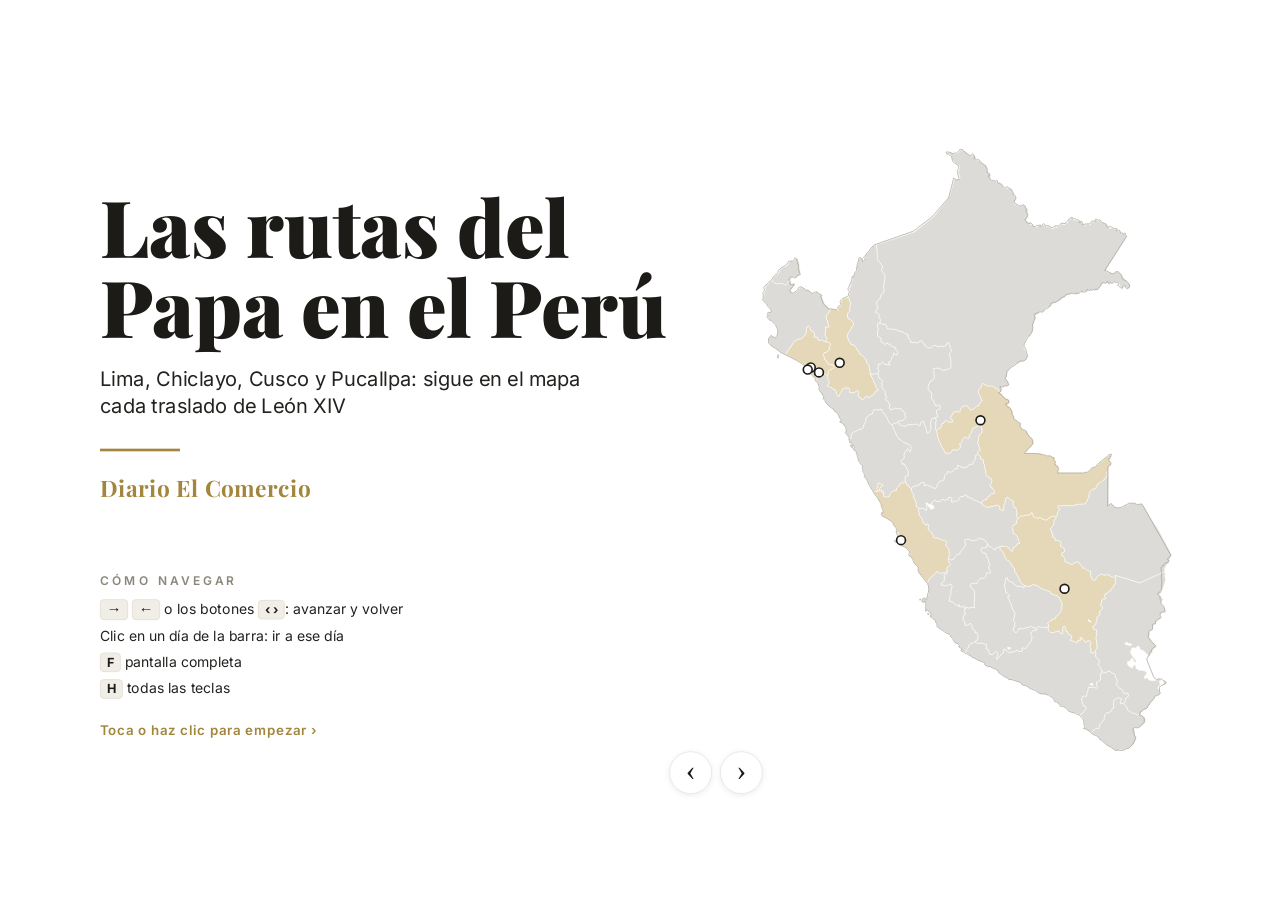
<file: recorrido-papa-main/web/index.html>
<!doctype html>
<html lang="es">
<head>
<meta charset="utf-8">
<title>Recorrido del Papa en vivo</title>
<style>
@font-face{font-family:"Playfair Display";font-weight:700;font-style:normal;font-display:block;src:url(fuentes/playfair-display-latin-700-normal.woff2) format("woff2")}
@font-face{font-family:"Playfair Display";font-weight:900;font-style:normal;font-display:block;src:url(fuentes/playfair-display-latin-900-normal.woff2) format("woff2")}
@font-face{font-family:"Inter";font-weight:400;font-style:normal;font-display:block;src:url(fuentes/inter-latin-400-normal.woff2) format("woff2")}
@font-face{font-family:"Inter";font-weight:600;font-style:normal;font-display:block;src:url(fuentes/inter-latin-600-normal.woff2) format("woff2")}
@font-face{font-family:"Inter";font-weight:700;font-style:normal;font-display:block;src:url(fuentes/inter-latin-700-normal.woff2) format("woff2")}

:root{--gold:#A3863E;--gold-soft:#E4D8B8;--ink:#1D1B18;--text:#24221F;--mute:#8C877D;--paper:#FFFFFF;--land:#DCDBD7;--land2:#EEEDEA;
  --serif:"Playfair Display",Georgia,serif;--sans:"Inter",Arial,sans-serif}
*{box-sizing:border-box;margin:0;padding:0}
html,body{width:100%;height:100%;overflow:hidden;background:var(--paper)}
#stage{position:absolute;left:0;top:0;width:1920px;height:1080px;transform-origin:0 0;background:var(--paper);overflow:hidden}
#street,#countrywrap{position:absolute;left:0;top:0;width:1160px;height:1080px;transition:opacity .9s ease}
#countrywrap{background:var(--paper)}
#country,#cov{position:absolute;left:0;top:0;width:1160px;height:1080px}
#country .nb{fill:var(--land2);stroke:#fff;stroke-width:1.2;vector-effect:non-scaling-stroke}
#country .dp{fill:var(--land);stroke:#fff;stroke-width:1.1;vector-effect:non-scaling-stroke;transition:fill .9s}
#country .dp.tour{fill:var(--gold-soft)}
#country .dp.on{fill:var(--gold)}
#country .pe{fill:none;stroke:#A9A59B;stroke-width:1.4;vector-effect:non-scaling-stroke}
#cov text{font-family:var(--serif);font-weight:700;letter-spacing:.08em}
#cov .cty{fill:#B3AFA6;font-size:15px;font-family:var(--sans);font-weight:600;letter-spacing:.32em}
#cov .lbl{fill:var(--ink);paint-order:stroke;stroke:#fff;stroke-width:6px;stroke-linejoin:round}
#cov .lbl.cur{fill:#fff;stroke:none}
#cov .tag{font-family:var(--sans);font-weight:700;fill:var(--gold);letter-spacing:.04em}
#panel{position:absolute;left:1160px;top:0;width:760px;height:1080px;padding:70px 72px 0 64px;border-left:1px solid #E7E3DA;background:var(--paper)}
.kick{font:600 15px/1 var(--sans);letter-spacing:.24em;color:var(--mute);text-transform:uppercase}
#clock{position:absolute;right:72px;top:70px;font:600 15px/1 var(--sans);letter-spacing:.12em;color:var(--gold)}
.rule{height:2px;width:72px;background:var(--gold);margin:22px 0 0}
#body{position:absolute;left:64px;right:72px;top:150px;bottom:150px;transition:opacity .35s ease,transform .35s ease}
#body.out{opacity:0;transform:translateY(-14px)}
#body.pre{opacity:0;transform:translateY(18px);transition:none}
.dayhead{display:flex;align-items:flex-start;gap:42px}
.dname{font:700 30px/1 var(--serif);letter-spacing:.06em;color:var(--gold)}
.dnum{font:900 156px/0.92 var(--serif);color:var(--gold);margin-top:6px}
.dense .dnum{font-size:104px}
.dense .dname{font-size:26px}
.dense .city{font-size:32px;padding:16px 28px 14px}
.dense .ev.leg:not(.now) .lv{display:none}
.dense .ev.leg{font-size:19px}
.xdense .dnum{font-size:88px}
.xdense .evs{margin-top:22px}
.xdense .ev{font-size:20px;margin-bottom:10px}
.xdense .ev.leg{font-size:17px}
.xdense .ev.leg .lv{font-size:15px}
.city{display:inline-block;background:var(--ink);color:#fff;font:700 38px/1 var(--serif);letter-spacing:.04em;padding:20px 34px 18px;margin-top:4px;max-width:420px}
.evs{position:relative;margin-top:46px;padding-left:46px}
.dense .evs{margin-top:28px}
.evs:before{content:"";position:absolute;left:9px;top:12px;bottom:12px;width:2px;background:var(--gold);opacity:.55}
.ev{position:relative;font:400 27px/1.36 var(--sans);color:var(--text);margin-bottom:22px;transition:opacity .5s,color .5s}
.dense .ev{font-size:22px;margin-bottom:13px}
.ev b{font-weight:700}
.ev:before{content:"";position:absolute;left:-46px;top:9px;width:16px;height:16px;border:3px solid var(--gold);border-radius:50%;background:#fff;transition:background .4s,transform .4s}
.ev.past{opacity:.36}
.ev.past:before{background:var(--gold)}
.ev.now{color:var(--ink)}
.ev.now:before{background:var(--gold);transform:scale(1.35);box-shadow:0 0 0 7px rgba(163,134,62,.18)}
.ev.now .nowtag{display:block}
.nowtag{display:none;font:700 14px/1 var(--sans);letter-spacing:.22em;color:var(--gold);margin-bottom:8px}
.ev.next{opacity:.9}
.ev.leg{font-size:21px;color:var(--mute)}
.ev.leg:before{width:10px;height:10px;left:-43px;top:10px;border-width:2px;border-radius:0;transform:rotate(45deg)}
.ev.leg.now:before{transform:rotate(45deg) scale(1.4)}
.ev.leg .lt{font-weight:600;color:inherit}
.ev.leg .lv{font-size:17px;letter-spacing:.02em;margin-top:2px}
.ev.leg .lp{display:none;margin-top:12px}
.ev.leg.now{color:var(--ink)}
.ev.leg.now .lp{display:block}
.bar{height:6px;background:#EEE9DD;position:relative}
.bar i{position:absolute;left:0;top:0;bottom:0;width:0;background:var(--gold)}
.lx{font:600 17px/1.5 var(--sans);color:var(--gold);margin-top:10px}
.lx .cal{color:var(--ink);font-weight:600}
.ovt{font:900 64px/1.05 var(--serif);color:var(--ink);margin-top:6px}
.ovsub{font:400 24px/1.4 var(--sans);color:var(--mute);margin-top:18px}
.ovhint{font:600 15px/1 var(--sans);letter-spacing:.24em;color:var(--gold);text-transform:uppercase;margin-top:40px}
.ovl{margin-top:18px}
.ovr{display:flex;align-items:baseline;gap:26px;padding:15px 0;border-bottom:1px solid #EEEAE1;cursor:pointer;transition:padding-left .2s,background .2s}
.ovr:hover{padding-left:10px;background:#FAF8F3}
.ovr:hover .c{color:var(--gold)}
.ovr .arr{margin-left:auto;font:400 30px/1 Georgia,serif;color:#C9C2B3;transition:color .2s}
.ovr:hover .arr{color:var(--gold)}
.ovr .n{font:900 48px/1 var(--serif);color:var(--gold);width:72px}
.ovr .d{font:700 16px/1 var(--sans);letter-spacing:.2em;color:var(--mute);width:140px}
.ovr .c{font:700 26px/1.2 var(--serif);color:var(--ink);letter-spacing:.03em;transition:color .2s}
#strip{position:absolute;left:64px;right:72px;bottom:58px;display:flex;justify-content:space-between;border-top:1px solid #E7E3DA;padding-top:20px}
.sd{text-align:center;width:16%;cursor:pointer;user-select:none;color:#B9B4AA;transition:color .5s}
.sd .a{font:700 13px/1 var(--sans);letter-spacing:.2em}
.sd .b{font:900 32px/1.2 var(--serif)}
.sd .u{height:3px;width:34px;margin:6px auto 0;background:transparent;transition:background .5s}
.sd.done{color:#8C877D}
.sd.cur{color:var(--gold)}
.sd.cur .u{background:var(--gold)}
#help{position:absolute;right:24px;top:24px;background:rgba(29,27,24,.94);color:#fff;font:400 18px/1.6 var(--sans);padding:22px 28px;display:none;z-index:5}
#help b{color:var(--gold-soft)}
#speed{position:absolute;right:72px;top:96px;font:600 13px/1 var(--sans);letter-spacing:.08em;color:var(--mute);opacity:0;transition:opacity .4s}
#speed.on{opacity:1}
/* carátula y créditos: ocupan toda la pantalla */

#card{position:absolute;left:0;top:0;width:1920px;height:1080px;background:var(--paper);z-index:6;opacity:0;pointer-events:none;transition:opacity .7s ease}
#card.on{opacity:1}
#card .cc{position:absolute;inset:0;opacity:0;transform:translateY(16px);transition:opacity .6s ease .15s,transform .6s ease .15s}
#card.on .cc.show{opacity:1;transform:none}
#card svg{position:absolute;left:1040px;top:70px;width:820px;height:940px}
#card .nb{fill:var(--land2);stroke:#fff;stroke-width:1}
#card .dp{fill:var(--land);stroke:#fff;stroke-width:.8}
#card .dp.tour{fill:var(--gold-soft)}
#card .pe{fill:none;stroke:#A9A59B;stroke-width:1.2}
#card .tx{position:absolute;left:150px;top:0;bottom:0;width:860px;display:flex;flex-direction:column;justify-content:center}
#card .k{font:600 18px/1 var(--sans);letter-spacing:.26em;color:var(--mute);text-transform:uppercase}
#card .t{font:900 118px/1.02 var(--serif);color:var(--ink);margin-top:34px}
#card .u{height:4px;width:120px;background:var(--gold);margin-top:44px}
#card .s{font:700 34px/1.2 var(--serif);color:var(--gold);margin-top:34px;letter-spacing:.02em}
#card .b{font:400 30px/1.35 var(--sans);color:var(--text);margin-top:30px;max-width:780px}
#card .nav{margin-top:110px}
#card .kl b.ar{font:700 22px/1 Arial,sans-serif;padding:1px 9px 3px}
#card .kl{display:grid;grid-template-columns:1fr;justify-content:start;gap:12px 48px;margin-top:20px;font:400 21px/1.3 var(--sans);color:var(--text)}
#card .kl b{font-weight:700;color:var(--ink);background:#F1EEE7;border:1px solid #E2DDD2;border-radius:6px;padding:2px 9px;font-size:.9em}
#card .cr h3{font:600 17px/1 var(--sans);letter-spacing:.24em;color:var(--mute);text-transform:uppercase;margin:52px 0 0}
#card .cr h3:first-of-type{margin-top:56px}
#card .cr p{font:700 46px/1.25 var(--serif);color:var(--ink);margin:16px 0 0}
#card .cr p.l{font-size:40px;margin-top:10px}
/* botones ‹ › */
#nav{position:absolute;left:1004px;top:992px;display:flex;gap:12px;z-index:7}
#nav button{width:64px;height:64px;border-radius:50%;border:1px solid #E2DDD2;background:rgba(255,255,255,.92);color:var(--ink);font:400 44px/1 Georgia,serif;cursor:pointer;box-shadow:0 2px 10px rgba(0,0,0,.08);padding-bottom:6px}
#nav button:hover{background:#fff;color:var(--gold)}
#card .go{margin-top:40px;font:600 20px/1 var(--sans);letter-spacing:.06em;color:var(--gold)}
#card{cursor:pointer}
#placechip{display:none}
/* landing (embed de la portada propia): sin encabezado ni flechas; la botonera de días sube arriba y el lugar
   se muestra en una etiqueta aparte; se navega con scroll */
body.landing .kick,body.landing #clock,body.landing .rule{display:none}
body.landing #nav{display:none}
body.landing .dayhead .city{display:none}
body.landing #strip{top:70px;bottom:auto;border-top:0;border-bottom:1px solid #E7E3DA;padding-top:0;padding-bottom:16px}
body.landing #placechip{display:inline-block;position:absolute;left:64px;top:160px;background:#F1EEE7;color:var(--ink);font:700 15px/1 var(--sans);letter-spacing:.04em;text-transform:uppercase;padding:11px 18px}
body.landing #body{top:215px;bottom:60px}
body.landing .ev{margin-bottom:30px}
body.landing .dense .ev{margin-bottom:20px}
body.landing .xdense .ev{margin-bottom:2rem}
body.landing .dnum,body.landing .dense .dnum,body.landing .xdense .dnum{font-size:64px}
/* formato vertical (1080×1920, celular): mapa arriba, panel abajo, todo más grande */
body.vert #panel{left:0;top:960px;width:1080px;height:960px;padding:40px 56px 0;border-left:0;border-top:1px solid #E7E3DA}
body.vert .kick,body.vert #clock{font-size:22px}
body.vert #clock{top:40px;right:56px}
body.vert #speed{top:72px;right:56px;font-size:20px}
body.vert #body{left:56px;right:56px;top:104px;bottom:170px}
body.vert .dayhead,body.vert .dense .dayhead{gap:34px;align-items:center}
body.vert .dname,body.vert .dense .dname{font-size:38px}
body.vert .dnum,body.vert .dense .dnum,body.vert .xdense .dnum{font-size:110px}
body.vert .city,body.vert .dense .city{max-width:none;font-size:44px;padding:20px 30px 18px}
body.vert .cnt{font:700 22px/1 var(--sans);letter-spacing:.14em;color:var(--mute);margin-top:22px}
body.vert .evs,body.vert .dense .evs,body.vert .xdense .evs{margin-top:28px;padding-left:62px}
body.vert .evs:before{left:12px}
body.vert .ev,body.vert .dense .ev,body.vert .xdense .ev{font-size:40px;line-height:1.25;margin-bottom:24px}
body.vert .ev.leg:not(.now) .lv{display:none}
body.vert .ev.far{display:none}
body.vert .ev:before,body.vert .dense .ev:before{left:-62px;top:12px;width:24px;height:24px;border-width:4px}
body.vert .ev.leg,body.vert .dense .ev.leg,body.vert .xdense .ev.leg{font-size:34px}
body.vert .ev.leg:before{width:16px;height:16px;left:-58px;top:14px}
body.vert .ev.leg .lv,body.vert .xdense .ev.leg .lv{font-size:25px;margin-top:4px}
body.vert .nowtag{font-size:20px;margin-bottom:10px}
body.vert .bar{height:9px}
body.vert .lx{font-size:27px}
body.vert .ovt{font-size:62px}
body.vert .ovsub{font-size:28px;margin-top:10px}
body.vert .ovhint{font-size:20px;margin-top:30px}
body.vert .ovl{margin-top:14px}
body.vert .ovr{padding:9px 0}
body.vert .ovr .n{font-size:50px;width:84px}
body.vert .ovr .d{font-size:20px;width:180px}
body.vert .ovr .c{font-size:34px}
body.vert .ovr .arr{font-size:40px}
body.vert #strip{left:32px;right:32px;bottom:26px;padding-top:18px}
body.vert .sd .a{font-size:22px;letter-spacing:.1em}
body.vert .sd .b{font-size:58px}
body.vert .sd .u{width:52px;height:4px}
body.vert #nav{left:auto;top:auto;bottom:984px;right:28px;gap:18px}
body.vert #nav button{width:104px;height:104px;font-size:72px;padding-bottom:10px}
body.vert #help{left:24px;right:24px}
body.vert #card{width:1080px;height:1920px}
body.vert #card svg{left:170px;top:1080px;width:740px;height:780px}
body.vert #card .tx{left:84px;right:84px;width:auto;top:120px;bottom:auto;display:block}
body.vert #card .t{font-size:112px}
body.vert #card .b{font-size:40px}
body.vert #card .s{font-size:40px}
body.vert #card .nav{margin-top:60px}
body.vert #card .k{font-size:22px}
body.vert #card .kl{grid-template-columns:1fr;gap:16px;font-size:34px}
body.vert #card .kl b{font-size:1em}
body.vert #card .go{font-size:34px;margin-top:44px}
body.vert #card [data-c="cred"] .tx{top:140px}
body.vert #card .cr h3{font-size:24px}
body.vert #card .cr p{font-size:60px}
body.vert #card .cr p.l{font-size:54px}
body.vert.landing #strip{top:-962px;bottom:auto;border-top:0;border-bottom:1px solid #E7E3DA;padding-top:0;padding-bottom:14px;background:var(--paper);z-index:4;left:0;width:100%}
body.vert.landing #placechip{top:50px;left:56px;font-size:27px;padding:10px 16px}
body.vert.landing #body{top:130px;bottom:60px}
body.vert.landing .ev{margin-bottom:32px}
body.vert.landing .dnum,body.vert.landing .dense .dnum,body.vert.landing .xdense .dnum{font-size:95px;line-height:.5}
body.vert.landing .cnt{display:none}
body.vert.landing .evs,body.vert.landing .dense .evs,body.vert.landing .xdense .evs{margin-top:40px}
</style>
</head>
<body>
<div id="stage">
  <canvas id="street" width="1160" height="1080"></canvas>
  <div id="fade" style="position:absolute;left:0;top:0;width:1160px;height:1080px;background:#EEEBE5;opacity:0;pointer-events:none"></div>
  <div id="countrywrap"><svg id="country" viewBox="0 0 1160 1080" preserveAspectRatio="xMidYMid slice"><g id="cg"></g></svg><svg id="cov" width="1160" height="1080"></svg><canvas id="planecv" width="1160" height="1080" style="position:absolute;left:0;top:0;width:1160px;height:1080px;pointer-events:none"></canvas></div>
  <div id="panel">
    <div class="kick" id="kick"></div><div id="clock"></div><div id="speed"></div>
    <div class="rule"></div>
    <div id="placechip"></div>
    <div id="body"></div>
    <div id="strip"></div>
  </div>
  <div id="card"></div>
  <div id="help">
    <b>→ / Espacio / AvPág</b> siguiente (en una actividad: inicia el traslado o el vuelo; durante el trayecto: llega)<br>
    <b>← / RePág</b> paso anterior<br>
    <b>P</b> pausa o reanuda el traslado · <b>+ / −</b> velocidad (×0,5 a ×10; ahora <span id="hspeed">×1</span>) · <b>N</b> velocidad normal<br>
    <b>1 – 6</b> primer paso de cada día · <b>0 / Inicio</b> carátula<br>
    <b>F</b> o doble clic: pantalla completa · <b>V</b> cambiar vertical / horizontal · <b>H</b> esta ayuda
  </div>
</div>

<script type="module" src="app.js"></script>
</body>
</html>
</file>
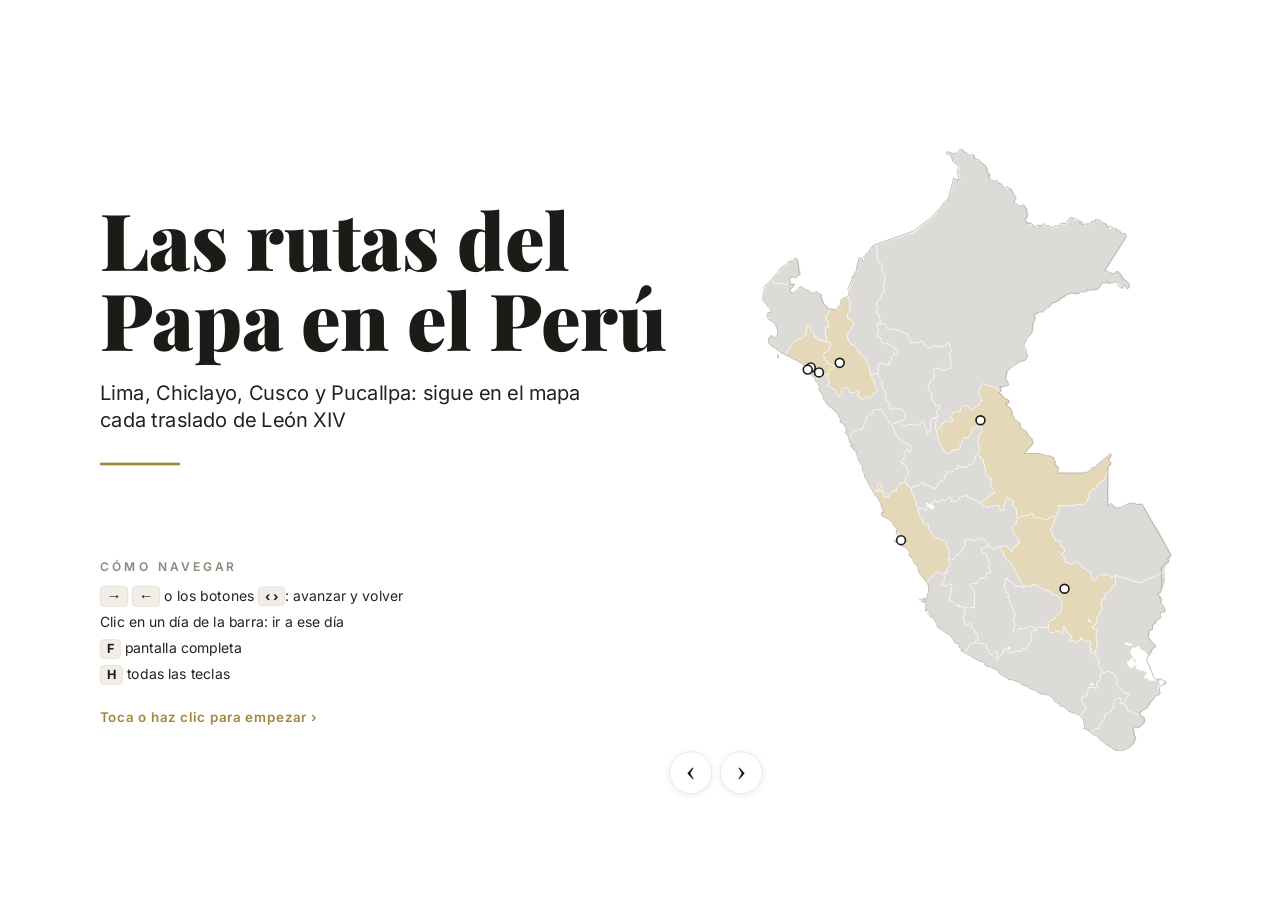
<file: recorrido-papa-main/web/lector-sindicado/index.html>
<!doctype html>
<html lang="es">
<head>
<base href="../">
<meta charset="utf-8">
<title>Recorrido del Papa en vivo</title>
<style>
@font-face{font-family:"Playfair Display";font-weight:700;font-style:normal;font-display:block;src:url(fuentes/playfair-display-latin-700-normal.woff2) format("woff2")}
@font-face{font-family:"Playfair Display";font-weight:900;font-style:normal;font-display:block;src:url(fuentes/playfair-display-latin-900-normal.woff2) format("woff2")}
@font-face{font-family:"Inter";font-weight:400;font-style:normal;font-display:block;src:url(fuentes/inter-latin-400-normal.woff2) format("woff2")}
@font-face{font-family:"Inter";font-weight:600;font-style:normal;font-display:block;src:url(fuentes/inter-latin-600-normal.woff2) format("woff2")}
@font-face{font-family:"Inter";font-weight:700;font-style:normal;font-display:block;src:url(fuentes/inter-latin-700-normal.woff2) format("woff2")}

:root{--gold:#A3863E;--gold-soft:#E4D8B8;--ink:#1D1B18;--text:#24221F;--mute:#8C877D;--paper:#FFFFFF;--land:#DCDBD7;--land2:#EEEDEA;
  --serif:"Playfair Display",Georgia,serif;--sans:"Inter",Arial,sans-serif}
*{box-sizing:border-box;margin:0;padding:0}
html,body{width:100%;height:100%;overflow:hidden;background:var(--paper)}
#stage{position:absolute;left:0;top:0;width:1920px;height:1080px;transform-origin:0 0;background:var(--paper);overflow:hidden}
#street,#countrywrap{position:absolute;left:0;top:0;width:1160px;height:1080px;transition:opacity .9s ease}
#countrywrap{background:var(--paper)}
#country,#cov{position:absolute;left:0;top:0;width:1160px;height:1080px}
#country .nb{fill:var(--land2);stroke:#fff;stroke-width:1.2;vector-effect:non-scaling-stroke}
#country .dp{fill:var(--land);stroke:#fff;stroke-width:1.1;vector-effect:non-scaling-stroke;transition:fill .9s}
#country .dp.tour{fill:var(--gold-soft)}
#country .dp.on{fill:var(--gold)}
#country .pe{fill:none;stroke:#A9A59B;stroke-width:1.4;vector-effect:non-scaling-stroke}
#cov text{font-family:var(--serif);font-weight:700;letter-spacing:.08em}
#cov .cty{fill:#B3AFA6;font-size:15px;font-family:var(--sans);font-weight:600;letter-spacing:.32em}
#cov .lbl{fill:var(--ink);paint-order:stroke;stroke:#fff;stroke-width:6px;stroke-linejoin:round}
#cov .lbl.cur{fill:#fff;stroke:none}
#cov .tag{font-family:var(--sans);font-weight:700;fill:var(--gold);letter-spacing:.04em}
#panel{position:absolute;left:1160px;top:0;width:760px;height:1080px;padding:70px 72px 0 64px;border-left:1px solid #E7E3DA;background:var(--paper)}
.kick{font:600 15px/1 var(--sans);letter-spacing:.24em;color:var(--mute);text-transform:uppercase}
#clock{position:absolute;right:72px;top:70px;font:600 15px/1 var(--sans);letter-spacing:.12em;color:var(--gold)}
.rule{height:2px;width:72px;background:var(--gold);margin:22px 0 0}
#body{position:absolute;left:64px;right:72px;top:150px;bottom:150px;transition:opacity .35s ease,transform .35s ease}
#body.out{opacity:0;transform:translateY(-14px)}
#body.pre{opacity:0;transform:translateY(18px);transition:none}
.dayhead{display:flex;align-items:flex-start;gap:42px}
.dname{font:700 30px/1 var(--serif);letter-spacing:.06em;color:var(--gold)}
.dnum{font:900 156px/0.92 var(--serif);color:var(--gold);margin-top:6px}
.dense .dnum{font-size:104px}
.dense .dname{font-size:26px}
.dense .city{font-size:32px;padding:16px 28px 14px}
.dense .ev.leg:not(.now) .lv{display:none}
.dense .ev.leg{font-size:19px}
.xdense .dnum{font-size:88px}
.xdense .evs{margin-top:22px}
.xdense .ev{font-size:20px;margin-bottom:10px}
.xdense .ev.leg{font-size:17px}
.xdense .ev.leg .lv{font-size:15px}
.city{display:inline-block;background:var(--ink);color:#fff;font:700 38px/1 var(--serif);letter-spacing:.04em;padding:20px 34px 18px;margin-top:4px;max-width:420px}
.evs{position:relative;margin-top:46px;padding-left:46px}
.dense .evs{margin-top:28px}
.evs:before{content:"";position:absolute;left:9px;top:12px;bottom:12px;width:2px;background:var(--gold);opacity:.55}
.ev{position:relative;font:400 27px/1.36 var(--sans);color:var(--text);margin-bottom:22px;transition:opacity .5s,color .5s}
.dense .ev{font-size:22px;margin-bottom:13px}
.ev b{font-weight:700}
.ev:before{content:"";position:absolute;left:-46px;top:9px;width:16px;height:16px;border:3px solid var(--gold);border-radius:50%;background:#fff;transition:background .4s,transform .4s}
.ev.past{opacity:.36}
.ev.past:before{background:var(--gold)}
.ev.now{color:var(--ink)}
.ev.now:before{background:var(--gold);transform:scale(1.35);box-shadow:0 0 0 7px rgba(163,134,62,.18)}
.ev.now .nowtag{display:block}
.nowtag{display:none;font:700 14px/1 var(--sans);letter-spacing:.22em;color:var(--gold);margin-bottom:8px}
.ev.next{opacity:.9}
.ev.leg{font-size:21px;color:var(--mute)}
.ev.leg:before{width:10px;height:10px;left:-43px;top:10px;border-width:2px;border-radius:0;transform:rotate(45deg)}
.ev.leg.now:before{transform:rotate(45deg) scale(1.4)}
.ev.leg .lt{font-weight:600;color:inherit}
.ev.leg .lv{font-size:17px;letter-spacing:.02em;margin-top:2px}
.ev.leg .lp{display:none;margin-top:12px}
.ev.leg.now{color:var(--ink)}
.ev.leg.now .lp{display:block}
.bar{height:6px;background:#EEE9DD;position:relative}
.bar i{position:absolute;left:0;top:0;bottom:0;width:0;background:var(--gold)}
.lx{font:600 17px/1.5 var(--sans);color:var(--gold);margin-top:10px}
.lx .cal{color:var(--ink);font-weight:600}
.ovt{font:900 64px/1.05 var(--serif);color:var(--ink);margin-top:6px}
.ovsub{font:400 24px/1.4 var(--sans);color:var(--mute);margin-top:18px}
.ovhint{font:600 15px/1 var(--sans);letter-spacing:.24em;color:var(--gold);text-transform:uppercase;margin-top:40px}
.ovl{margin-top:18px}
.ovr{display:flex;align-items:baseline;gap:26px;padding:15px 0;border-bottom:1px solid #EEEAE1;cursor:pointer;transition:padding-left .2s,background .2s}
.ovr:hover{padding-left:10px;background:#FAF8F3}
.ovr:hover .c{color:var(--gold)}
.ovr .arr{margin-left:auto;font:400 30px/1 Georgia,serif;color:#C9C2B3;transition:color .2s}
.ovr:hover .arr{color:var(--gold)}
.ovr .n{font:900 48px/1 var(--serif);color:var(--gold);width:72px}
.ovr .d{font:700 16px/1 var(--sans);letter-spacing:.2em;color:var(--mute);width:140px}
.ovr .c{font:700 26px/1.2 var(--serif);color:var(--ink);letter-spacing:.03em;transition:color .2s}
#strip{position:absolute;left:64px;right:72px;bottom:58px;display:flex;justify-content:space-between;border-top:1px solid #E7E3DA;padding-top:20px}
.sd{text-align:center;width:16%;cursor:pointer;user-select:none;color:#B9B4AA;transition:color .5s}
.sd .a{font:700 13px/1 var(--sans);letter-spacing:.2em}
.sd .b{font:900 32px/1.2 var(--serif)}
.sd .u{height:3px;width:34px;margin:6px auto 0;background:transparent;transition:background .5s}
.sd.done{color:#8C877D}
.sd.cur{color:var(--gold)}
.sd.cur .u{background:var(--gold)}
#help{position:absolute;right:24px;top:24px;background:rgba(29,27,24,.94);color:#fff;font:400 18px/1.6 var(--sans);padding:22px 28px;display:none;z-index:5}
#help b{color:var(--gold-soft)}
#speed{position:absolute;right:72px;top:96px;font:600 13px/1 var(--sans);letter-spacing:.08em;color:var(--mute);opacity:0;transition:opacity .4s}
#speed.on{opacity:1}
/* carátula y créditos: ocupan toda la pantalla */

#card{position:absolute;left:0;top:0;width:1920px;height:1080px;background:var(--paper);z-index:6;opacity:0;pointer-events:none;transition:opacity .7s ease}
#card.on{opacity:1}
#card .cc{position:absolute;inset:0;opacity:0;transform:translateY(16px);transition:opacity .6s ease .15s,transform .6s ease .15s}
#card.on .cc.show{opacity:1;transform:none}
#card svg{position:absolute;left:1040px;top:70px;width:820px;height:940px}
#card .nb{fill:var(--land2);stroke:#fff;stroke-width:1}
#card .dp{fill:var(--land);stroke:#fff;stroke-width:.8}
#card .dp.tour{fill:var(--gold-soft)}
#card .pe{fill:none;stroke:#A9A59B;stroke-width:1.2}
#card .tx{position:absolute;left:150px;top:0;bottom:0;width:860px;display:flex;flex-direction:column;justify-content:center}
#card .k{font:600 18px/1 var(--sans);letter-spacing:.26em;color:var(--mute);text-transform:uppercase}
#card .t{font:900 118px/1.02 var(--serif);color:var(--ink);margin-top:34px}
#card .u{height:4px;width:120px;background:var(--gold);margin-top:44px}
#card .s{font:700 34px/1.2 var(--serif);color:var(--gold);margin-top:34px;letter-spacing:.02em}
#card .b{font:400 30px/1.35 var(--sans);color:var(--text);margin-top:30px;max-width:780px}
#card .nav{margin-top:110px}
#card .kl b.ar{font:700 22px/1 Arial,sans-serif;padding:1px 9px 3px}
#card .kl{display:grid;grid-template-columns:1fr;justify-content:start;gap:12px 48px;margin-top:20px;font:400 21px/1.3 var(--sans);color:var(--text)}
#card .kl b{font-weight:700;color:var(--ink);background:#F1EEE7;border:1px solid #E2DDD2;border-radius:6px;padding:2px 9px;font-size:.9em}
#card .cr h3{font:600 17px/1 var(--sans);letter-spacing:.24em;color:var(--mute);text-transform:uppercase;margin:52px 0 0}
#card .cr h3:first-of-type{margin-top:56px}
#card .cr p{font:700 46px/1.25 var(--serif);color:var(--ink);margin:16px 0 0}
#card .cr p.l{font-size:40px;margin-top:10px}
/* botones ‹ › */
#nav{position:absolute;left:1004px;top:992px;display:flex;gap:12px;z-index:7}
#nav button{width:64px;height:64px;border-radius:50%;border:1px solid #E2DDD2;background:rgba(255,255,255,.92);color:var(--ink);font:400 44px/1 Georgia,serif;cursor:pointer;box-shadow:0 2px 10px rgba(0,0,0,.08);padding-bottom:6px}
#nav button:hover{background:#fff;color:var(--gold)}
#card .go{margin-top:40px;font:600 20px/1 var(--sans);letter-spacing:.06em;color:var(--gold)}
#card{cursor:pointer}
#placechip{display:none}
/* landing (embed de la portada propia): sin encabezado ni flechas; la botonera de días sube arriba y el lugar
   se muestra en una etiqueta aparte; se navega con scroll */
body.landing .kick,body.landing #clock,body.landing .rule{display:none}
body.landing #nav{display:none}
body.landing .dayhead .city{display:none}
body.landing #strip{top:70px;bottom:auto;border-top:0;border-bottom:1px solid #E7E3DA;padding-top:0;padding-bottom:16px}
body.landing #placechip{display:inline-block;position:absolute;left:64px;top:160px;background:#F1EEE7;color:var(--ink);font:700 15px/1 var(--sans);letter-spacing:.04em;text-transform:uppercase;padding:11px 18px}
body.landing #body{top:215px;bottom:60px}
body.landing .ev{margin-bottom:30px}
body.landing .dense .ev{margin-bottom:20px}
body.landing .xdense .ev{margin-bottom:2rem}
body.landing .dnum,body.landing .dense .dnum,body.landing .xdense .dnum{font-size:64px}
/* formato vertical (1080×1920, celular): mapa arriba, panel abajo, todo más grande */
body.vert #panel{left:0;top:960px;width:1080px;height:960px;padding:40px 56px 0;border-left:0;border-top:1px solid #E7E3DA}
body.vert .kick,body.vert #clock{font-size:22px}
body.vert #clock{top:40px;right:56px}
body.vert #speed{top:72px;right:56px;font-size:20px}
body.vert #body{left:56px;right:56px;top:104px;bottom:170px}
body.vert .dayhead,body.vert .dense .dayhead{gap:34px;align-items:center}
body.vert .dname,body.vert .dense .dname{font-size:38px}
body.vert .dnum,body.vert .dense .dnum,body.vert .xdense .dnum{font-size:110px}
body.vert .city,body.vert .dense .city{max-width:none;font-size:44px;padding:20px 30px 18px}
body.vert .cnt{font:700 22px/1 var(--sans);letter-spacing:.14em;color:var(--mute);margin-top:22px}
body.vert .evs,body.vert .dense .evs,body.vert .xdense .evs{margin-top:28px;padding-left:62px}
body.vert .evs:before{left:12px}
body.vert .ev,body.vert .dense .ev,body.vert .xdense .ev{font-size:40px;line-height:1.25;margin-bottom:24px}
body.vert .ev.leg:not(.now) .lv{display:none}
body.vert .ev.far{display:none}
body.vert .ev:before,body.vert .dense .ev:before{left:-62px;top:12px;width:24px;height:24px;border-width:4px}
body.vert .ev.leg,body.vert .dense .ev.leg,body.vert .xdense .ev.leg{font-size:34px}
body.vert .ev.leg:before{width:16px;height:16px;left:-58px;top:14px}
body.vert .ev.leg .lv,body.vert .xdense .ev.leg .lv{font-size:25px;margin-top:4px}
body.vert .nowtag{font-size:20px;margin-bottom:10px}
body.vert .bar{height:9px}
body.vert .lx{font-size:27px}
body.vert .ovt{font-size:62px}
body.vert .ovsub{font-size:28px;margin-top:10px}
body.vert .ovhint{font-size:20px;margin-top:30px}
body.vert .ovl{margin-top:14px}
body.vert .ovr{padding:9px 0}
body.vert .ovr .n{font-size:50px;width:84px}
body.vert .ovr .d{font-size:20px;width:180px}
body.vert .ovr .c{font-size:34px}
body.vert .ovr .arr{font-size:40px}
body.vert #strip{left:32px;right:32px;bottom:26px;padding-top:18px}
body.vert .sd .a{font-size:22px;letter-spacing:.1em}
body.vert .sd .b{font-size:58px}
body.vert .sd .u{width:52px;height:4px}
body.vert #nav{left:auto;top:auto;bottom:984px;right:28px;gap:18px}
body.vert #nav button{width:104px;height:104px;font-size:72px;padding-bottom:10px}
body.vert #help{left:24px;right:24px}
body.vert #card{width:1080px;height:1920px}
body.vert #card svg{left:170px;top:1080px;width:740px;height:780px}
body.vert #card .tx{left:84px;right:84px;width:auto;top:120px;bottom:auto;display:block}
body.vert #card .t{font-size:112px}
body.vert #card .b{font-size:40px}
body.vert #card .s{font-size:40px}
body.vert #card .nav{margin-top:60px}
body.vert #card .k{font-size:22px}
body.vert #card .kl{grid-template-columns:1fr;gap:16px;font-size:34px}
body.vert #card .kl b{font-size:1em}
body.vert #card .go{font-size:34px;margin-top:44px}
body.vert #card [data-c="cred"] .tx{top:140px}
body.vert #card .cr h3{font-size:24px}
body.vert #card .cr p{font-size:60px}
body.vert #card .cr p.l{font-size:54px}
body.vert.landing #strip{top:-962px;bottom:auto;border-top:0;border-bottom:1px solid #E7E3DA;padding-top:0;padding-bottom:14px;background:var(--paper);z-index:4;left:0;width:100%}
body.vert.landing #placechip{top:50px;left:56px;font-size:27px;padding:10px 16px}
body.vert.landing #body{top:130px;bottom:60px}
body.vert.landing .ev{margin-bottom:32px}
body.vert.landing .dnum,body.vert.landing .dense .dnum,body.vert.landing .xdense .dnum{font-size:95px;line-height:.5}
body.vert.landing .cnt{display:none}
body.vert.landing .evs,body.vert.landing .dense .evs,body.vert.landing .xdense .evs{margin-top:40px}
</style>
</head>
<body>
<div id="stage">
  <canvas id="street" width="1160" height="1080"></canvas>
  <div id="fade" style="position:absolute;left:0;top:0;width:1160px;height:1080px;background:#EEEBE5;opacity:0;pointer-events:none"></div>
  <div id="countrywrap"><svg id="country" viewBox="0 0 1160 1080" preserveAspectRatio="xMidYMid slice"><g id="cg"></g></svg><svg id="cov" width="1160" height="1080"></svg><canvas id="planecv" width="1160" height="1080" style="position:absolute;left:0;top:0;width:1160px;height:1080px;pointer-events:none"></canvas></div>
  <div id="panel">
    <div class="kick" id="kick"></div><div id="clock"></div><div id="speed"></div>
    <div class="rule"></div>
    <div id="placechip"></div>
    <div id="body"></div>
    <div id="strip"></div>
  </div>
  <div id="card"></div>
  <div id="help">
    <b>→ / Espacio / AvPág</b> siguiente (en una actividad: inicia el traslado o el vuelo; durante el trayecto: llega)<br>
    <b>← / RePág</b> paso anterior<br>
    <b>P</b> pausa o reanuda el traslado · <b>+ / −</b> velocidad (×0,5 a ×10; ahora <span id="hspeed">×1</span>) · <b>N</b> velocidad normal<br>
    <b>1 – 6</b> primer paso de cada día · <b>0 / Inicio</b> carátula<br>
    <b>F</b> o doble clic: pantalla completa · <b>V</b> cambiar vertical / horizontal · <b>H</b> esta ayuda
  </div>
</div>
<script>window.__PUBLICO__ = true; window.__SINDICADO__ = true;</script>
<script type="module" src="app.js"></script>
</body>
</html>
</file>
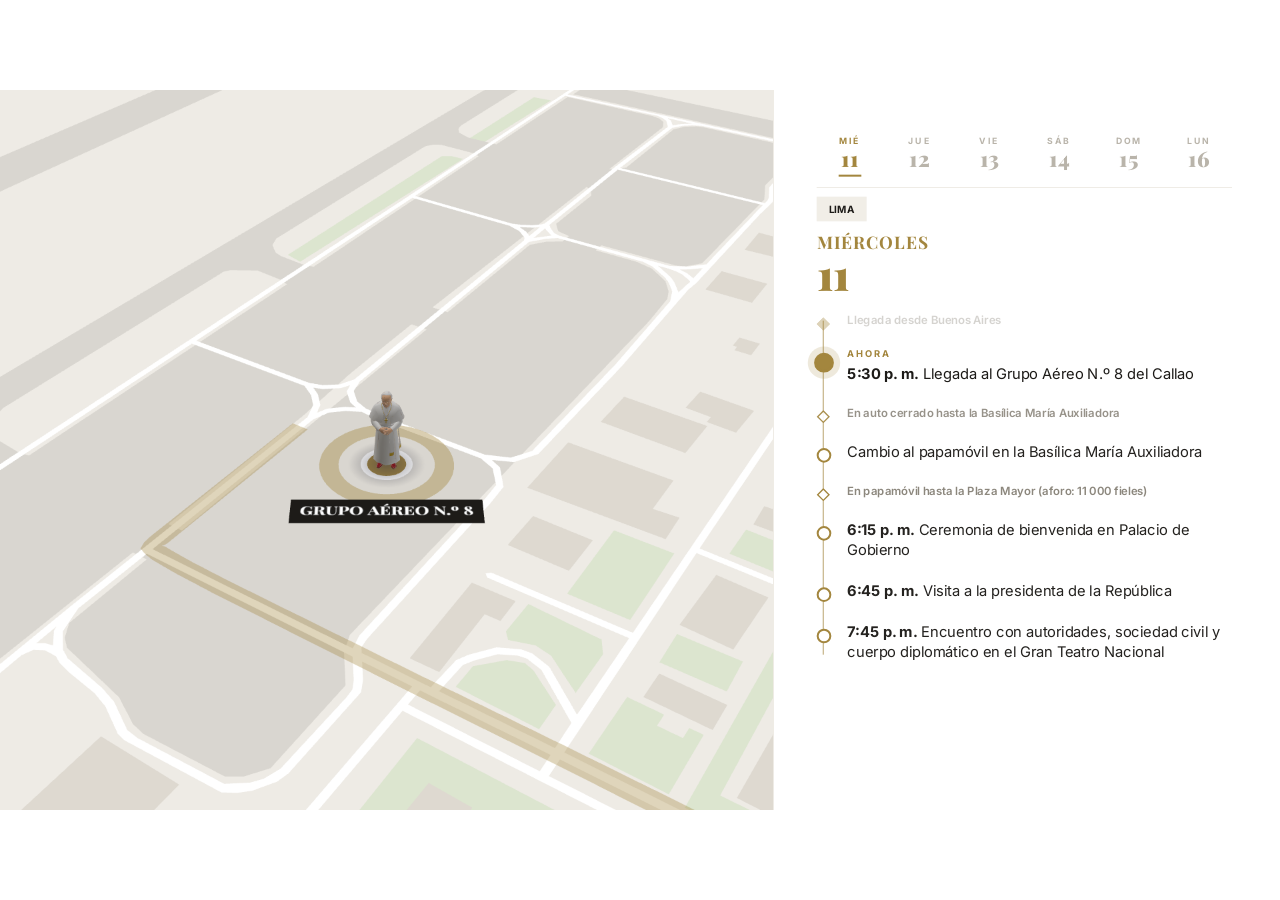
<file: recorrido-papa-main/web/lector/index.html>
<!doctype html>
<html lang="es">
<head>
<base href="../">
<meta charset="utf-8">
<title>Recorrido del Papa en vivo</title>
<style>
@font-face{font-family:"Playfair Display";font-weight:700;font-style:normal;font-display:block;src:url(fuentes/playfair-display-latin-700-normal.woff2) format("woff2")}
@font-face{font-family:"Playfair Display";font-weight:900;font-style:normal;font-display:block;src:url(fuentes/playfair-display-latin-900-normal.woff2) format("woff2")}
@font-face{font-family:"Inter";font-weight:400;font-style:normal;font-display:block;src:url(fuentes/inter-latin-400-normal.woff2) format("woff2")}
@font-face{font-family:"Inter";font-weight:600;font-style:normal;font-display:block;src:url(fuentes/inter-latin-600-normal.woff2) format("woff2")}
@font-face{font-family:"Inter";font-weight:700;font-style:normal;font-display:block;src:url(fuentes/inter-latin-700-normal.woff2) format("woff2")}

:root{--gold:#A3863E;--gold-soft:#E4D8B8;--ink:#1D1B18;--text:#24221F;--mute:#8C877D;--paper:#FFFFFF;--land:#DCDBD7;--land2:#EEEDEA;
  --serif:"Playfair Display",Georgia,serif;--sans:"Inter",Arial,sans-serif}
*{box-sizing:border-box;margin:0;padding:0}
html,body{width:100%;height:100%;overflow:hidden;background:var(--paper)}
#stage{position:absolute;left:0;top:0;width:1920px;height:1080px;transform-origin:0 0;background:var(--paper);overflow:hidden}
#street,#countrywrap{position:absolute;left:0;top:0;width:1160px;height:1080px;transition:opacity .9s ease}
#countrywrap{background:var(--paper)}
#country,#cov{position:absolute;left:0;top:0;width:1160px;height:1080px}
#country .nb{fill:var(--land2);stroke:#fff;stroke-width:1.2;vector-effect:non-scaling-stroke}
#country .dp{fill:var(--land);stroke:#fff;stroke-width:1.1;vector-effect:non-scaling-stroke;transition:fill .9s}
#country .dp.tour{fill:var(--gold-soft)}
#country .dp.on{fill:var(--gold)}
#country .pe{fill:none;stroke:#A9A59B;stroke-width:1.4;vector-effect:non-scaling-stroke}
#cov text{font-family:var(--serif);font-weight:700;letter-spacing:.08em}
#cov .cty{fill:#B3AFA6;font-size:15px;font-family:var(--sans);font-weight:600;letter-spacing:.32em}
#cov .lbl{fill:var(--ink);paint-order:stroke;stroke:#fff;stroke-width:6px;stroke-linejoin:round}
#cov .lbl.cur{fill:#fff;stroke:none}
#cov .tag{font-family:var(--sans);font-weight:700;fill:var(--gold);letter-spacing:.04em}
#panel{position:absolute;left:1160px;top:0;width:760px;height:1080px;padding:70px 72px 0 64px;border-left:1px solid #E7E3DA;background:var(--paper)}
.kick{font:600 15px/1 var(--sans);letter-spacing:.24em;color:var(--mute);text-transform:uppercase}
#clock{position:absolute;right:72px;top:70px;font:600 15px/1 var(--sans);letter-spacing:.12em;color:var(--gold)}
.rule{height:2px;width:72px;background:var(--gold);margin:22px 0 0}
#body{position:absolute;left:64px;right:72px;top:150px;bottom:150px;transition:opacity .35s ease,transform .35s ease}
#body.out{opacity:0;transform:translateY(-14px)}
#body.pre{opacity:0;transform:translateY(18px);transition:none}
.dayhead{display:flex;align-items:flex-start;gap:42px}
.dname{font:700 30px/1 var(--serif);letter-spacing:.06em;color:var(--gold)}
.dnum{font:900 156px/0.92 var(--serif);color:var(--gold);margin-top:6px}
.dense .dnum{font-size:104px}
.dense .dname{font-size:26px}
.dense .city{font-size:32px;padding:16px 28px 14px}
.dense .ev.leg:not(.now) .lv{display:none}
.dense .ev.leg{font-size:19px}
.xdense .dnum{font-size:88px}
.xdense .evs{margin-top:22px}
.xdense .ev{font-size:20px;margin-bottom:10px}
.xdense .ev.leg{font-size:17px}
.xdense .ev.leg .lv{font-size:15px}
.city{display:inline-block;background:var(--ink);color:#fff;font:700 38px/1 var(--serif);letter-spacing:.04em;padding:20px 34px 18px;margin-top:4px;max-width:420px}
.evs{position:relative;margin-top:46px;padding-left:46px}
.dense .evs{margin-top:28px}
.evs:before{content:"";position:absolute;left:9px;top:12px;bottom:12px;width:2px;background:var(--gold);opacity:.55}
.ev{position:relative;font:400 27px/1.36 var(--sans);color:var(--text);margin-bottom:22px;transition:opacity .5s,color .5s}
.dense .ev{font-size:22px;margin-bottom:13px}
.ev b{font-weight:700}
.ev:before{content:"";position:absolute;left:-46px;top:9px;width:16px;height:16px;border:3px solid var(--gold);border-radius:50%;background:#fff;transition:background .4s,transform .4s}
.ev.past{opacity:.36}
.ev.past:before{background:var(--gold)}
.ev.now{color:var(--ink)}
.ev.now:before{background:var(--gold);transform:scale(1.35);box-shadow:0 0 0 7px rgba(163,134,62,.18)}
.ev.now .nowtag{display:block}
.nowtag{display:none;font:700 14px/1 var(--sans);letter-spacing:.22em;color:var(--gold);margin-bottom:8px}
.ev.next{opacity:.9}
.ev.leg{font-size:21px;color:var(--mute)}
.ev.leg:before{width:10px;height:10px;left:-43px;top:10px;border-width:2px;border-radius:0;transform:rotate(45deg)}
.ev.leg.now:before{transform:rotate(45deg) scale(1.4)}
.ev.leg .lt{font-weight:600;color:inherit}
.ev.leg .lv{font-size:17px;letter-spacing:.02em;margin-top:2px}
.ev.leg .lp{display:none;margin-top:12px}
.ev.leg.now{color:var(--ink)}
.ev.leg.now .lp{display:block}
.bar{height:6px;background:#EEE9DD;position:relative}
.bar i{position:absolute;left:0;top:0;bottom:0;width:0;background:var(--gold)}
.lx{font:600 17px/1.5 var(--sans);color:var(--gold);margin-top:10px}
.lx .cal{color:var(--ink);font-weight:600}
.ovt{font:900 64px/1.05 var(--serif);color:var(--ink);margin-top:6px}
.ovsub{font:400 24px/1.4 var(--sans);color:var(--mute);margin-top:18px}
.ovhint{font:600 15px/1 var(--sans);letter-spacing:.24em;color:var(--gold);text-transform:uppercase;margin-top:40px}
.ovl{margin-top:18px}
.ovr{display:flex;align-items:baseline;gap:26px;padding:15px 0;border-bottom:1px solid #EEEAE1;cursor:pointer;transition:padding-left .2s,background .2s}
.ovr:hover{padding-left:10px;background:#FAF8F3}
.ovr:hover .c{color:var(--gold)}
.ovr .arr{margin-left:auto;font:400 30px/1 Georgia,serif;color:#C9C2B3;transition:color .2s}
.ovr:hover .arr{color:var(--gold)}
.ovr .n{font:900 48px/1 var(--serif);color:var(--gold);width:72px}
.ovr .d{font:700 16px/1 var(--sans);letter-spacing:.2em;color:var(--mute);width:140px}
.ovr .c{font:700 26px/1.2 var(--serif);color:var(--ink);letter-spacing:.03em;transition:color .2s}
#strip{position:absolute;left:64px;right:72px;bottom:58px;display:flex;justify-content:space-between;border-top:1px solid #E7E3DA;padding-top:20px}
.sd{text-align:center;width:16%;cursor:pointer;user-select:none;color:#B9B4AA;transition:color .5s}
.sd .a{font:700 13px/1 var(--sans);letter-spacing:.2em}
.sd .b{font:900 32px/1.2 var(--serif)}
.sd .u{height:3px;width:34px;margin:6px auto 0;background:transparent;transition:background .5s}
.sd.done{color:#8C877D}
.sd.cur{color:var(--gold)}
.sd.cur .u{background:var(--gold)}
#help{position:absolute;right:24px;top:24px;background:rgba(29,27,24,.94);color:#fff;font:400 18px/1.6 var(--sans);padding:22px 28px;display:none;z-index:5}
#help b{color:var(--gold-soft)}
#speed{position:absolute;right:72px;top:96px;font:600 13px/1 var(--sans);letter-spacing:.08em;color:var(--mute);opacity:0;transition:opacity .4s}
#speed.on{opacity:1}
/* carátula y créditos: ocupan toda la pantalla */

#card{position:absolute;left:0;top:0;width:1920px;height:1080px;background:var(--paper);z-index:6;opacity:0;pointer-events:none;transition:opacity .7s ease}
#card.on{opacity:1}
#card .cc{position:absolute;inset:0;opacity:0;transform:translateY(16px);transition:opacity .6s ease .15s,transform .6s ease .15s}
#card.on .cc.show{opacity:1;transform:none}
#card svg{position:absolute;left:1040px;top:70px;width:820px;height:940px}
#card .nb{fill:var(--land2);stroke:#fff;stroke-width:1}
#card .dp{fill:var(--land);stroke:#fff;stroke-width:.8}
#card .dp.tour{fill:var(--gold-soft)}
#card .pe{fill:none;stroke:#A9A59B;stroke-width:1.2}
#card .tx{position:absolute;left:150px;top:0;bottom:0;width:860px;display:flex;flex-direction:column;justify-content:center}
#card .k{font:600 18px/1 var(--sans);letter-spacing:.26em;color:var(--mute);text-transform:uppercase}
#card .t{font:900 118px/1.02 var(--serif);color:var(--ink);margin-top:34px}
#card .u{height:4px;width:120px;background:var(--gold);margin-top:44px}
#card .s{font:700 34px/1.2 var(--serif);color:var(--gold);margin-top:34px;letter-spacing:.02em}
#card .b{font:400 30px/1.35 var(--sans);color:var(--text);margin-top:30px;max-width:780px}
#card .nav{margin-top:110px}
#card .kl b.ar{font:700 22px/1 Arial,sans-serif;padding:1px 9px 3px}
#card .kl{display:grid;grid-template-columns:1fr;justify-content:start;gap:12px 48px;margin-top:20px;font:400 21px/1.3 var(--sans);color:var(--text)}
#card .kl b{font-weight:700;color:var(--ink);background:#F1EEE7;border:1px solid #E2DDD2;border-radius:6px;padding:2px 9px;font-size:.9em}
#card .cr h3{font:600 17px/1 var(--sans);letter-spacing:.24em;color:var(--mute);text-transform:uppercase;margin:52px 0 0}
#card .cr h3:first-of-type{margin-top:56px}
#card .cr p{font:700 46px/1.25 var(--serif);color:var(--ink);margin:16px 0 0}
#card .cr p.l{font-size:40px;margin-top:10px}
/* botones ‹ › */
#nav{position:absolute;left:1004px;top:992px;display:flex;gap:12px;z-index:7}
#nav button{width:64px;height:64px;border-radius:50%;border:1px solid #E2DDD2;background:rgba(255,255,255,.92);color:var(--ink);font:400 44px/1 Georgia,serif;cursor:pointer;box-shadow:0 2px 10px rgba(0,0,0,.08);padding-bottom:6px}
#nav button:hover{background:#fff;color:var(--gold)}
#card .go{margin-top:40px;font:600 20px/1 var(--sans);letter-spacing:.06em;color:var(--gold)}
#card{cursor:pointer}
#placechip{display:none}
/* landing (embed de la portada propia): sin encabezado ni flechas; la botonera de días sube arriba y el lugar
   se muestra en una etiqueta aparte; se navega con scroll */
body.landing .kick,body.landing #clock,body.landing .rule{display:none}
body.landing #nav{display:none}
body.landing .dayhead .city{display:none}
body.landing #strip{top:70px;bottom:auto;border-top:0;border-bottom:1px solid #E7E3DA;padding-top:0;padding-bottom:16px}
body.landing #placechip{display:inline-block;position:absolute;left:64px;top:160px;background:#F1EEE7;color:var(--ink);font:700 15px/1 var(--sans);letter-spacing:.04em;text-transform:uppercase;padding:11px 18px}
body.landing #body{top:215px;bottom:60px}
body.landing .ev{margin-bottom:30px}
body.landing .dense .ev{margin-bottom:20px}
body.landing .xdense .ev{margin-bottom:2rem}
body.landing .dnum,body.landing .dense .dnum,body.landing .xdense .dnum{font-size:64px}
/* formato vertical (1080×1920, celular): mapa arriba, panel abajo, todo más grande */
body.vert #panel{left:0;top:960px;width:1080px;height:960px;padding:40px 56px 0;border-left:0;border-top:1px solid #E7E3DA}
body.vert .kick,body.vert #clock{font-size:22px}
body.vert #clock{top:40px;right:56px}
body.vert #speed{top:72px;right:56px;font-size:20px}
body.vert #body{left:56px;right:56px;top:104px;bottom:170px}
body.vert .dayhead,body.vert .dense .dayhead{gap:34px;align-items:center}
body.vert .dname,body.vert .dense .dname{font-size:38px}
body.vert .dnum,body.vert .dense .dnum,body.vert .xdense .dnum{font-size:110px}
body.vert .city,body.vert .dense .city{max-width:none;font-size:44px;padding:20px 30px 18px}
body.vert .cnt{font:700 22px/1 var(--sans);letter-spacing:.14em;color:var(--mute);margin-top:22px}
body.vert .evs,body.vert .dense .evs,body.vert .xdense .evs{margin-top:28px;padding-left:62px}
body.vert .evs:before{left:12px}
body.vert .ev,body.vert .dense .ev,body.vert .xdense .ev{font-size:40px;line-height:1.25;margin-bottom:24px}
body.vert .ev.leg:not(.now) .lv{display:none}
body.vert .ev.far{display:none}
body.vert .ev:before,body.vert .dense .ev:before{left:-62px;top:12px;width:24px;height:24px;border-width:4px}
body.vert .ev.leg,body.vert .dense .ev.leg,body.vert .xdense .ev.leg{font-size:34px}
body.vert .ev.leg:before{width:16px;height:16px;left:-58px;top:14px}
body.vert .ev.leg .lv,body.vert .xdense .ev.leg .lv{font-size:25px;margin-top:4px}
body.vert .nowtag{font-size:20px;margin-bottom:10px}
body.vert .bar{height:9px}
body.vert .lx{font-size:27px}
body.vert .ovt{font-size:62px}
body.vert .ovsub{font-size:28px;margin-top:10px}
body.vert .ovhint{font-size:20px;margin-top:30px}
body.vert .ovl{margin-top:14px}
body.vert .ovr{padding:9px 0}
body.vert .ovr .n{font-size:50px;width:84px}
body.vert .ovr .d{font-size:20px;width:180px}
body.vert .ovr .c{font-size:34px}
body.vert .ovr .arr{font-size:40px}
body.vert #strip{left:32px;right:32px;bottom:26px;padding-top:18px}
body.vert .sd .a{font-size:22px;letter-spacing:.1em}
body.vert .sd .b{font-size:58px}
body.vert .sd .u{width:52px;height:4px}
body.vert #nav{left:auto;top:auto;bottom:984px;right:28px;gap:18px}
body.vert #nav button{width:104px;height:104px;font-size:72px;padding-bottom:10px}
body.vert #help{left:24px;right:24px}
body.vert #card{width:1080px;height:1920px}
body.vert #card svg{left:170px;top:1080px;width:740px;height:780px}
body.vert #card .tx{left:84px;right:84px;width:auto;top:120px;bottom:auto;display:block}
body.vert #card .t{font-size:112px}
body.vert #card .b{font-size:40px}
body.vert #card .s{font-size:40px}
body.vert #card .nav{margin-top:60px}
body.vert #card .k{font-size:22px}
body.vert #card .kl{grid-template-columns:1fr;gap:16px;font-size:34px}
body.vert #card .kl b{font-size:1em}
body.vert #card .go{font-size:34px;margin-top:44px}
body.vert #card [data-c="cred"] .tx{top:140px}
body.vert #card .cr h3{font-size:24px}
body.vert #card .cr p{font-size:60px}
body.vert #card .cr p.l{font-size:54px}
body.vert.landing #strip{top:-962px;bottom:auto;border-top:0;border-bottom:1px solid #E7E3DA;padding-top:0;padding-bottom:14px;background:var(--paper);z-index:4;left:0;width:100%}
body.vert.landing #placechip{top:50px;left:56px;font-size:27px;padding:10px 16px}
body.vert.landing #body{top:130px;bottom:60px}
body.vert.landing .ev{margin-bottom:32px}
body.vert.landing .dnum,body.vert.landing .dense .dnum,body.vert.landing .xdense .dnum{font-size:95px;line-height:.5}
body.vert.landing .cnt{display:none}
body.vert.landing .evs,body.vert.landing .dense .evs,body.vert.landing .xdense .evs{margin-top:40px}
</style>
</head>
<body>
<div id="stage">
  <canvas id="street" width="1160" height="1080"></canvas>
  <div id="fade" style="position:absolute;left:0;top:0;width:1160px;height:1080px;background:#EEEBE5;opacity:0;pointer-events:none"></div>
  <div id="countrywrap"><svg id="country" viewBox="0 0 1160 1080" preserveAspectRatio="xMidYMid slice"><g id="cg"></g></svg><svg id="cov" width="1160" height="1080"></svg><canvas id="planecv" width="1160" height="1080" style="position:absolute;left:0;top:0;width:1160px;height:1080px;pointer-events:none"></canvas></div>
  <div id="panel">
    <div class="kick" id="kick"></div><div id="clock"></div><div id="speed"></div>
    <div class="rule"></div>
    <div id="placechip"></div>
    <div id="body"></div>
    <div id="strip"></div>
  </div>
  <div id="card"></div>
  <div id="help">
    <b>→ / Espacio / AvPág</b> siguiente (en una actividad: inicia el traslado o el vuelo; durante el trayecto: llega)<br>
    <b>← / RePág</b> paso anterior<br>
    <b>P</b> pausa o reanuda el traslado · <b>+ / −</b> velocidad (×0,5 a ×10; ahora <span id="hspeed">×1</span>) · <b>N</b> velocidad normal<br>
    <b>1 – 6</b> primer paso de cada día · <b>0 / Inicio</b> carátula<br>
    <b>F</b> o doble clic: pantalla completa · <b>V</b> cambiar vertical / horizontal · <b>H</b> esta ayuda
  </div>
</div>
<script>window.__PUBLICO__ = true; window.__LANDING__ = true;</script>
<script type="module" src="app.js"></script>
</body>
</html>
</file>
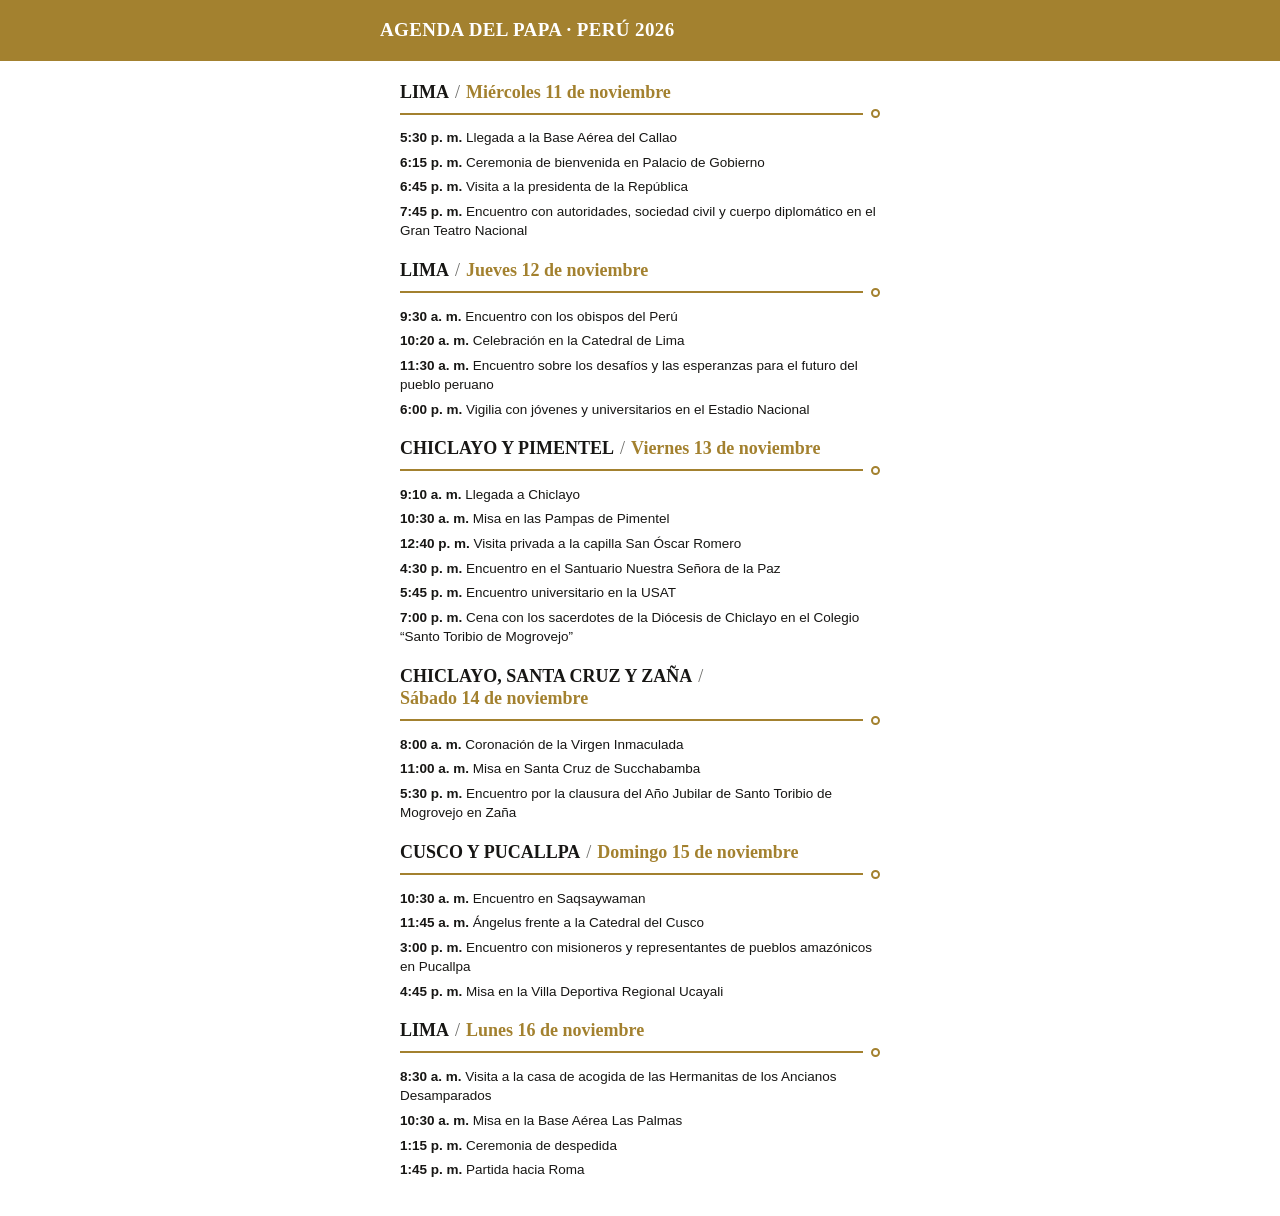
<file: agenda-papa-leon-xiv.html>
<!DOCTYPE html>
<html lang="es">
<head>
<meta charset="UTF-8">
<meta name="viewport" content="width=device-width, initial-scale=1.0">
<title>Agenda de León XIV en el Perú</title>
<style>
    :root {
        --color-gold: #a3812f;
        --color-gold-dark: #8a6a24;
        --color-black: #171614;
        --color-gray: #6b6b68;
        --color-border: #e3ddd0;
        --color-white: #ffffff;
        --font-serif: Georgia, 'Times New Roman', serif;
        --font-sans: Arial, Helvetica, sans-serif;
    }

    * { box-sizing: border-box; }

    body {
        margin: 0;
        padding: 0 0 36px;
        background: var(--color-white);
        color: var(--color-black);
        font-family: var(--font-sans);
    }

    .agenda__header {
        background: var(--color-gold);
        padding: 18px 20px;
        margin-bottom: 20px;
    }

    .agenda__title {
        max-width: 520px;
        margin: 0 auto;
        font-family: var(--font-serif);
        font-weight: 700;
        font-size: 19px;
        line-height: 1.3;
        letter-spacing: 0.02em;
        text-transform: uppercase;
        color: var(--color-white);
    }

    .agenda {
        max-width: 520px;
        margin: 0 auto;
        padding: 0 20px;
    }

    .timeline-list {
        display: flex;
        flex-direction: column;
    }

    .timeline-day {
        margin-bottom: 18px;
    }

    .timeline-day:last-child {
        margin-bottom: 0;
    }

    .timeline-day__head {
        display: flex;
        flex-wrap: wrap;
        align-items: baseline;
        column-gap: 6px;
        font-family: var(--font-serif);
        font-weight: 700;
        font-size: 18px;
        line-height: 1.25;
    }

    .timeline-day__place {
        text-transform: uppercase;
        color: var(--color-black);
    }

    .timeline-day__sep {
        color: var(--color-gray);
        font-weight: 400;
    }

    .timeline-day__date {
        color: var(--color-gold);
    }

    .timeline-day__divider {
        display: flex;
        align-items: center;
        margin: 6px 0 10px;
    }

    .timeline-day__divider::before {
        content: '';
        flex: 1 1 auto;
        height: 2px;
        margin-right: 8px;
        background: var(--color-gold);
    }

    .timeline-day__dot {
        width: 9px;
        height: 9px;
        flex-shrink: 0;
        border: 2px solid var(--color-gold);
        border-radius: 50%;
        background: var(--color-white);
    }

    .timeline-day__item {
        margin: 0 0 5px;
        padding: 0;
        font-size: 13.5px;
        line-height: 1.45;
        color: var(--color-black);
    }

    .timeline-day__item:last-child {
        margin-bottom: 0;
    }

    .timeline-day__item strong {
        color: var(--color-black);
        font-weight: 700;
    }

    /* PDF para móviles: ancho de pantalla de celular, una sola página continua */
    @page { size: 400px 1319px; margin: 0; }

    @media print {
        body { padding: 0 0 28px; }
        .agenda__header { -webkit-print-color-adjust: exact; print-color-adjust: exact; }
        .timeline-day { break-inside: avoid; }
    }
</style>
</head>
<body>

    <header class="agenda__header">
        <h1 class="agenda__title">Agenda del Papa · Perú 2026</h1>
    </header>

    <div class="agenda">
        <div class="timeline-list">

            <section class="timeline-day">
                <div class="timeline-day__head">
                    <span class="timeline-day__place">Lima</span>
                    <span class="timeline-day__sep">/</span>
                    <span class="timeline-day__date">Miércoles 11 de noviembre</span>
                </div>
                <div class="timeline-day__divider"><span class="timeline-day__dot"></span></div>
                <p class="timeline-day__item"><strong>5:30 p. m.</strong> Llegada a la Base Aérea del Callao</p>
                <p class="timeline-day__item"><strong>6:15 p. m.</strong> Ceremonia de bienvenida en Palacio de Gobierno</p>
                <p class="timeline-day__item"><strong>6:45 p. m.</strong> Visita a la presidenta de la República</p>
                <p class="timeline-day__item"><strong>7:45 p. m.</strong> Encuentro con autoridades, sociedad civil y cuerpo diplomático en el Gran Teatro Nacional</p>
            </section>

            <section class="timeline-day">
                <div class="timeline-day__head">
                    <span class="timeline-day__place">Lima</span>
                    <span class="timeline-day__sep">/</span>
                    <span class="timeline-day__date">Jueves 12 de noviembre</span>
                </div>
                <div class="timeline-day__divider"><span class="timeline-day__dot"></span></div>
                <p class="timeline-day__item"><strong>9:30 a. m.</strong> Encuentro con los obispos del Perú</p>
                <p class="timeline-day__item"><strong>10:20 a. m.</strong> Celebración en la Catedral de Lima</p>
                <p class="timeline-day__item"><strong>11:30 a. m.</strong> Encuentro sobre los desafíos y las esperanzas para el futuro del pueblo peruano</p>
                <p class="timeline-day__item"><strong>6:00 p. m.</strong> Vigilia con jóvenes y universitarios en el Estadio Nacional</p>
            </section>

            <section class="timeline-day">
                <div class="timeline-day__head">
                    <span class="timeline-day__place">Chiclayo y Pimentel</span>
                    <span class="timeline-day__sep">/</span>
                    <span class="timeline-day__date">Viernes 13 de noviembre</span>
                </div>
                <div class="timeline-day__divider"><span class="timeline-day__dot"></span></div>
                <p class="timeline-day__item"><strong>9:10 a. m.</strong> Llegada a Chiclayo</p>
                <p class="timeline-day__item"><strong>10:30 a. m.</strong> Misa en las Pampas de Pimentel</p>
                <p class="timeline-day__item"><strong>12:40 p. m.</strong> Visita privada a la capilla San Óscar Romero</p>
                <p class="timeline-day__item"><strong>4:30 p. m.</strong> Encuentro en el Santuario Nuestra Señora de la Paz</p>
                <p class="timeline-day__item"><strong>5:45 p. m.</strong> Encuentro universitario en la USAT</p>
                <p class="timeline-day__item"><strong>7:00 p. m.</strong> Cena con los sacerdotes de la Diócesis de Chiclayo en el Colegio “Santo Toribio de Mogrovejo”</p>
            </section>

            <section class="timeline-day">
                <div class="timeline-day__head">
                    <span class="timeline-day__place">Chiclayo, Santa Cruz y Zaña</span>
                    <span class="timeline-day__sep">/</span>
                    <span class="timeline-day__date">Sábado 14 de noviembre</span>
                </div>
                <div class="timeline-day__divider"><span class="timeline-day__dot"></span></div>
                <p class="timeline-day__item"><strong>8:00 a. m.</strong> Coronación de la Virgen Inmaculada</p>
                <p class="timeline-day__item"><strong>11:00 a. m.</strong> Misa en Santa Cruz de Succhabamba</p>
                <p class="timeline-day__item"><strong>5:30 p. m.</strong> Encuentro por la clausura del Año Jubilar de Santo Toribio de Mogrovejo en Zaña</p>
            </section>

            <section class="timeline-day">
                <div class="timeline-day__head">
                    <span class="timeline-day__place">Cusco y Pucallpa</span>
                    <span class="timeline-day__sep">/</span>
                    <span class="timeline-day__date">Domingo 15 de noviembre</span>
                </div>
                <div class="timeline-day__divider"><span class="timeline-day__dot"></span></div>
                <p class="timeline-day__item"><strong>10:30 a. m.</strong> Encuentro en Saqsaywaman</p>
                <p class="timeline-day__item"><strong>11:45 a. m.</strong> Ángelus frente a la Catedral del Cusco</p>
                <p class="timeline-day__item"><strong>3:00 p. m.</strong> Encuentro con misioneros y representantes de pueblos amazónicos en Pucallpa</p>
                <p class="timeline-day__item"><strong>4:45 p. m.</strong> Misa en la Villa Deportiva Regional Ucayali</p>
            </section>

            <section class="timeline-day">
                <div class="timeline-day__head">
                    <span class="timeline-day__place">Lima</span>
                    <span class="timeline-day__sep">/</span>
                    <span class="timeline-day__date">Lunes 16 de noviembre</span>
                </div>
                <div class="timeline-day__divider"><span class="timeline-day__dot"></span></div>
                <p class="timeline-day__item"><strong>8:30 a. m.</strong> Visita a la casa de acogida de las Hermanitas de los Ancianos Desamparados</p>
                <p class="timeline-day__item"><strong>10:30 a. m.</strong> Misa en la Base Aérea Las Palmas</p>
                <p class="timeline-day__item"><strong>1:15 p. m.</strong> Ceremonia de despedida</p>
                <p class="timeline-day__item"><strong>1:45 p. m.</strong> Partida hacia Roma</p>
            </section>

        </div>

    </div>

</body>
</html>
</file>
